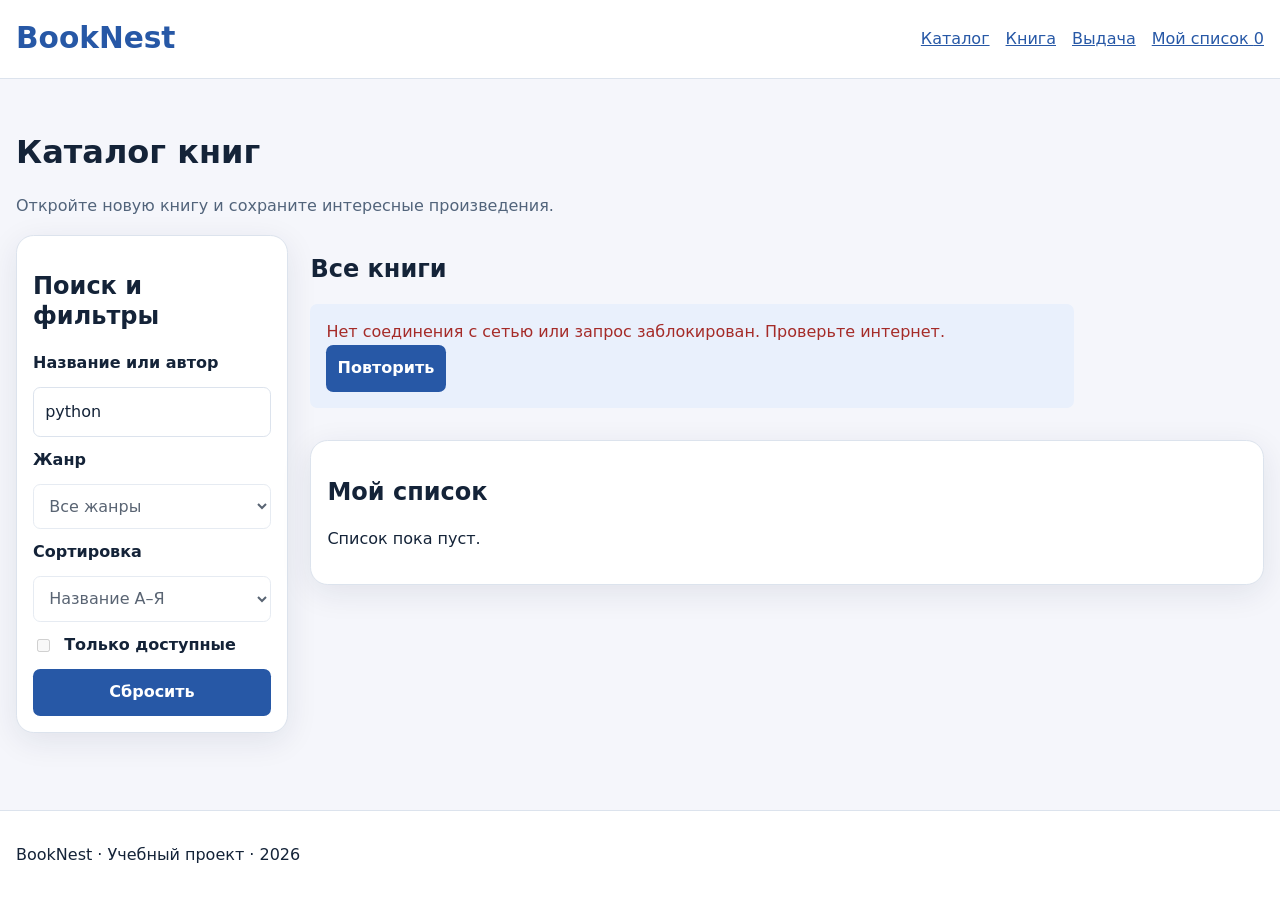
<file: index.html>
<!doctype html>
<html lang="ru"><head><meta charset="utf-8"><meta name="viewport" content="width=device-width, initial-scale=1"><title>BookNest — каталог книг</title><link rel="stylesheet" href="styles/tokens.css"><link rel="stylesheet" href="styles/base.css"><link rel="stylesheet" href="styles/layout.css"><link rel="stylesheet" href="styles/components.css"></head><body>
<header class="site-header"><a class="brand" href="index.html">BookNest</a><nav aria-label="Основная навигация"><a href="index.html" aria-current="page">Каталог</a><a href="book.html">Книга</a><a href="loan.html">Выдача</a><a href="#wishlist">Мой список <span id="wish-count">0</span></a></nav></header>
<main class="page"><h1>Каталог книг</h1><p class="intro">Откройте новую книгу и сохраните интересные произведения.</p>
<section class="catalog-layout" aria-label="Каталог и настройки"><aside class="filter-panel"><h2>Поиск и фильтры</h2><form id="filters" role="search"><label for="query">Название или автор</label><input id="query" name="query" type="search" placeholder="Например, Пушкин" minlength="2"><label for="genre">Жанр</label><select id="genre" name="genre"><option value="">Все жанры</option><option>Роман</option><option>Фантастика</option><option>Детектив</option><option>Научная литература</option><option>История</option></select><label for="sort">Сортировка</label><select id="sort" name="sort"><option value="title">Название А–Я</option><option value="year">Сначала новые</option><option value="rating">По рейтингу</option></select><label class="check"><input id="available" name="available" type="checkbox"> Только доступные</label><button type="reset" id="reset-filters">Сбросить</button></form></aside>
<section class="catalog-content" aria-label="Результаты"><h2>Все книги</h2><p id="count" aria-live="polite">6 книг</p><p id="status" role="status" aria-live="polite" hidden></p><section id="books" class="book-grid" aria-label="Карточки книг"></section><nav id="pager" class="pager" aria-label="Страницы каталога" hidden><button id="prev" type="button">Назад</button><span id="page-label">1</span><button id="next" type="button">Вперёд</button></nav><section id="wishlist" aria-label="Мой список"><h2>Мой список</h2><p id="wish-empty">Список пока пуст.</p><ul id="wish-items"></ul></section></section></section></main>
<footer class="site-footer"><p>BookNest · Учебный проект · <time datetime="2026">2026</time></p></footer><script type="module" src="api-main.js"></script></body></html>
</file>
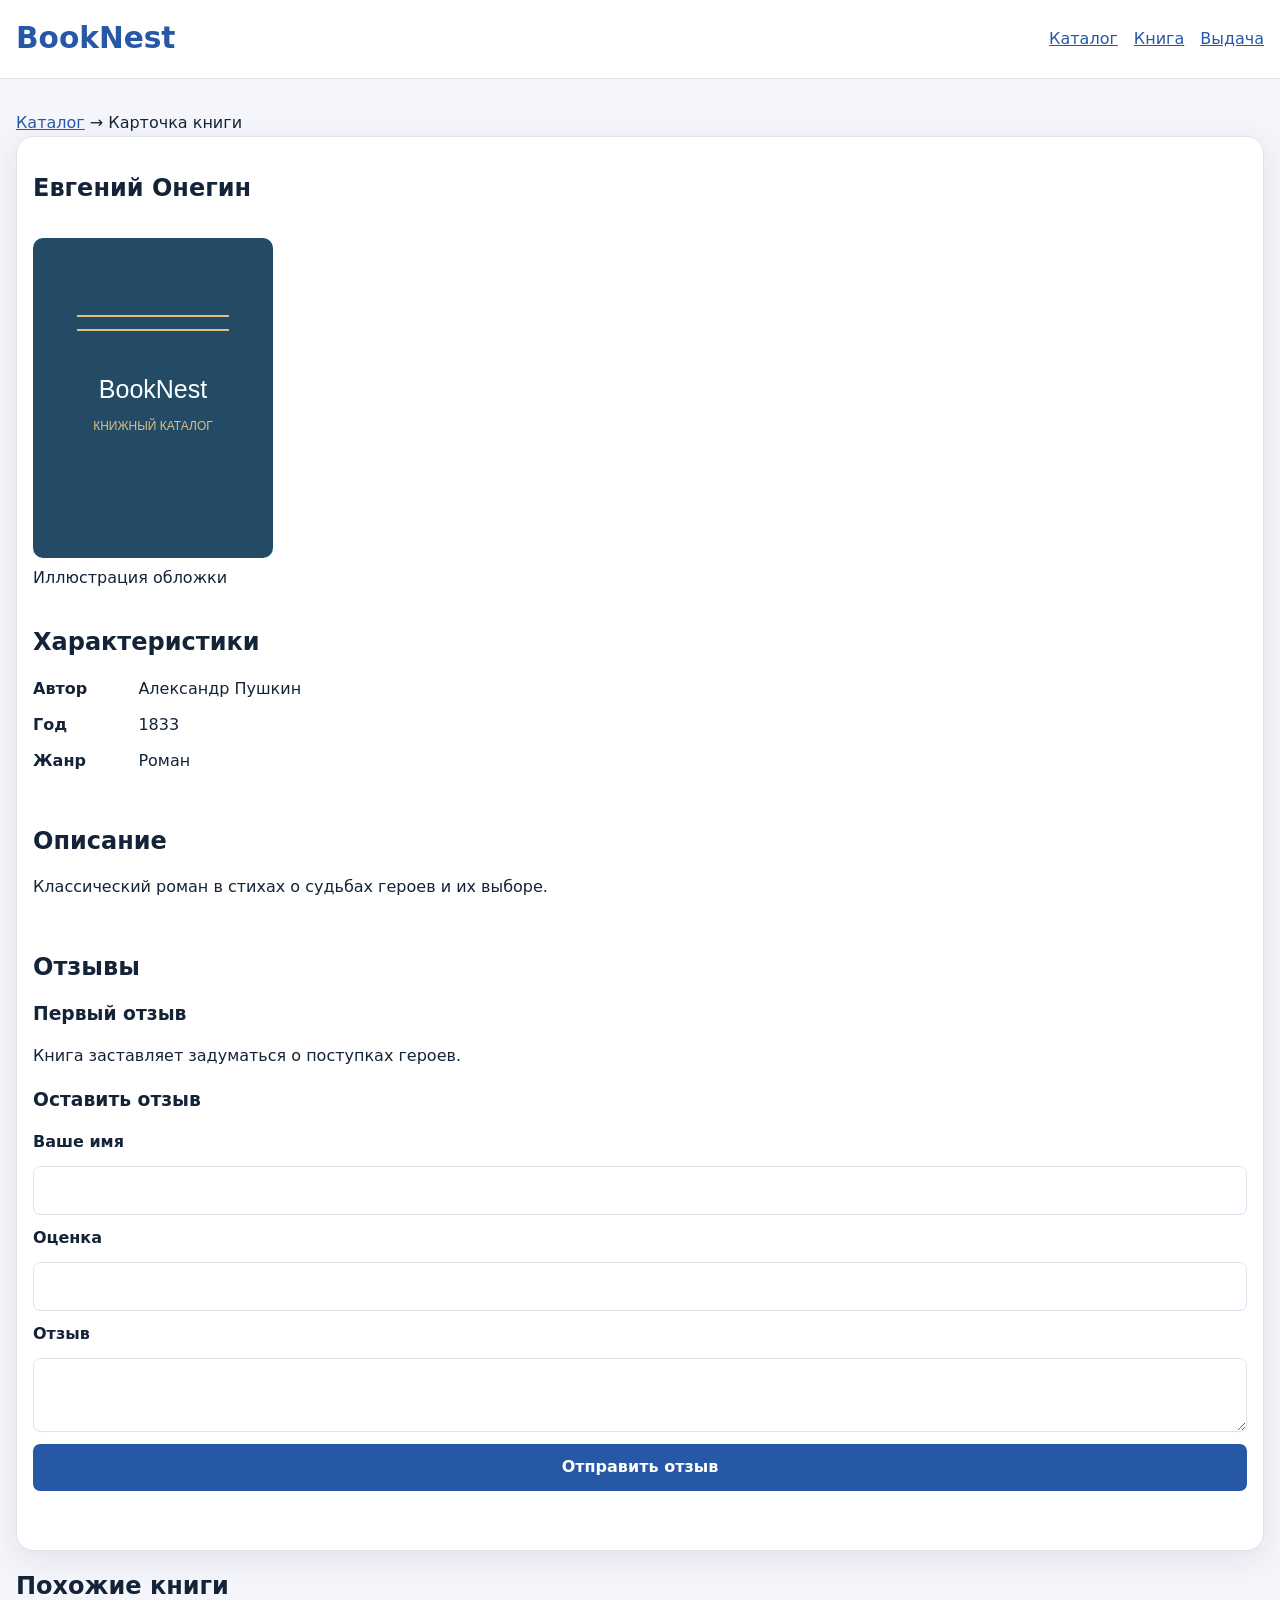
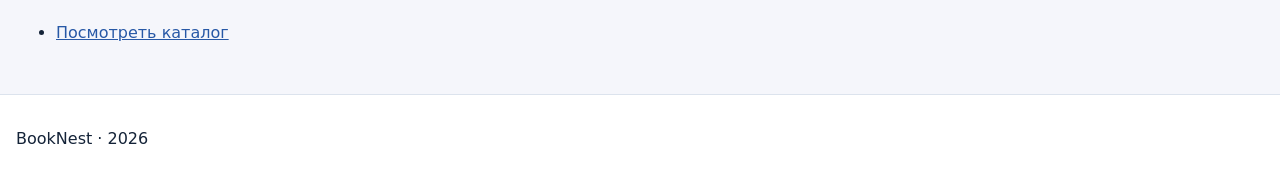
<file: book.html>
<!doctype html><html lang="ru"><head><meta charset="utf-8"><meta name="viewport" content="width=device-width, initial-scale=1"><title>BookNest — карточка книги</title><link rel="stylesheet" href="styles/tokens.css"><link rel="stylesheet" href="styles/base.css"><link rel="stylesheet" href="styles/layout.css"><link rel="stylesheet" href="styles/components.css"></head><body><header class="site-header"><a class="brand" href="index.html">BookNest</a><nav aria-label="Основная навигация"><a href="index.html">Каталог</a><a href="book.html" aria-current="page">Книга</a><a href="loan.html">Выдача</a></nav></header><main class="page"><nav aria-label="Хлебные крошки"><a href="index.html">Каталог</a> → <span>Карточка книги</span></nav><article class="book-detail"><h1 id="detail-title">Евгений Онегин</h1><figure><img id="detail-cover" src="assets/cover.svg" width="240" height="320" alt="Условная обложка книги"><figcaption id="detail-caption">Иллюстрация обложки</figcaption></figure><section aria-label="Характеристики"><h2>Характеристики</h2><dl><dt>Автор</dt><dd id="detail-author">Александр Пушкин</dd><dt>Год</dt><dd id="detail-year">1833</dd><dt>Жанр</dt><dd id="detail-genre">Роман</dd></dl></section><section><h2>Описание</h2><p id="detail-description">Классический роман в стихах о судьбах героев и их выборе.</p></section><section><h2>Отзывы</h2><article><h3>Первый отзыв</h3><p>Книга заставляет задуматься о поступках героев.</p></article><h3>Оставить отзыв</h3><form id="review-form"><label for="reviewer">Ваше имя</label><input id="reviewer" name="reviewer" type="text" required maxlength="60"><label for="review-rating">Оценка</label><input id="review-rating" name="rating" type="number" min="1" max="5" required><label for="review-message">Отзыв</label><textarea id="review-message" name="message" minlength="10" maxlength="500" required></textarea><button type="submit">Отправить отзыв</button><p id="review-info" role="status"></p></form></section></article><aside><h2>Похожие книги</h2><ul><li><a href="index.html">Посмотреть каталог</a></li></ul></aside></main><footer class="site-footer"><p>BookNest · <time datetime="2026">2026</time></p></footer><script type="module" src="forms.js"></script><script type="module" src="detail.js"></script></body></html>
</file>
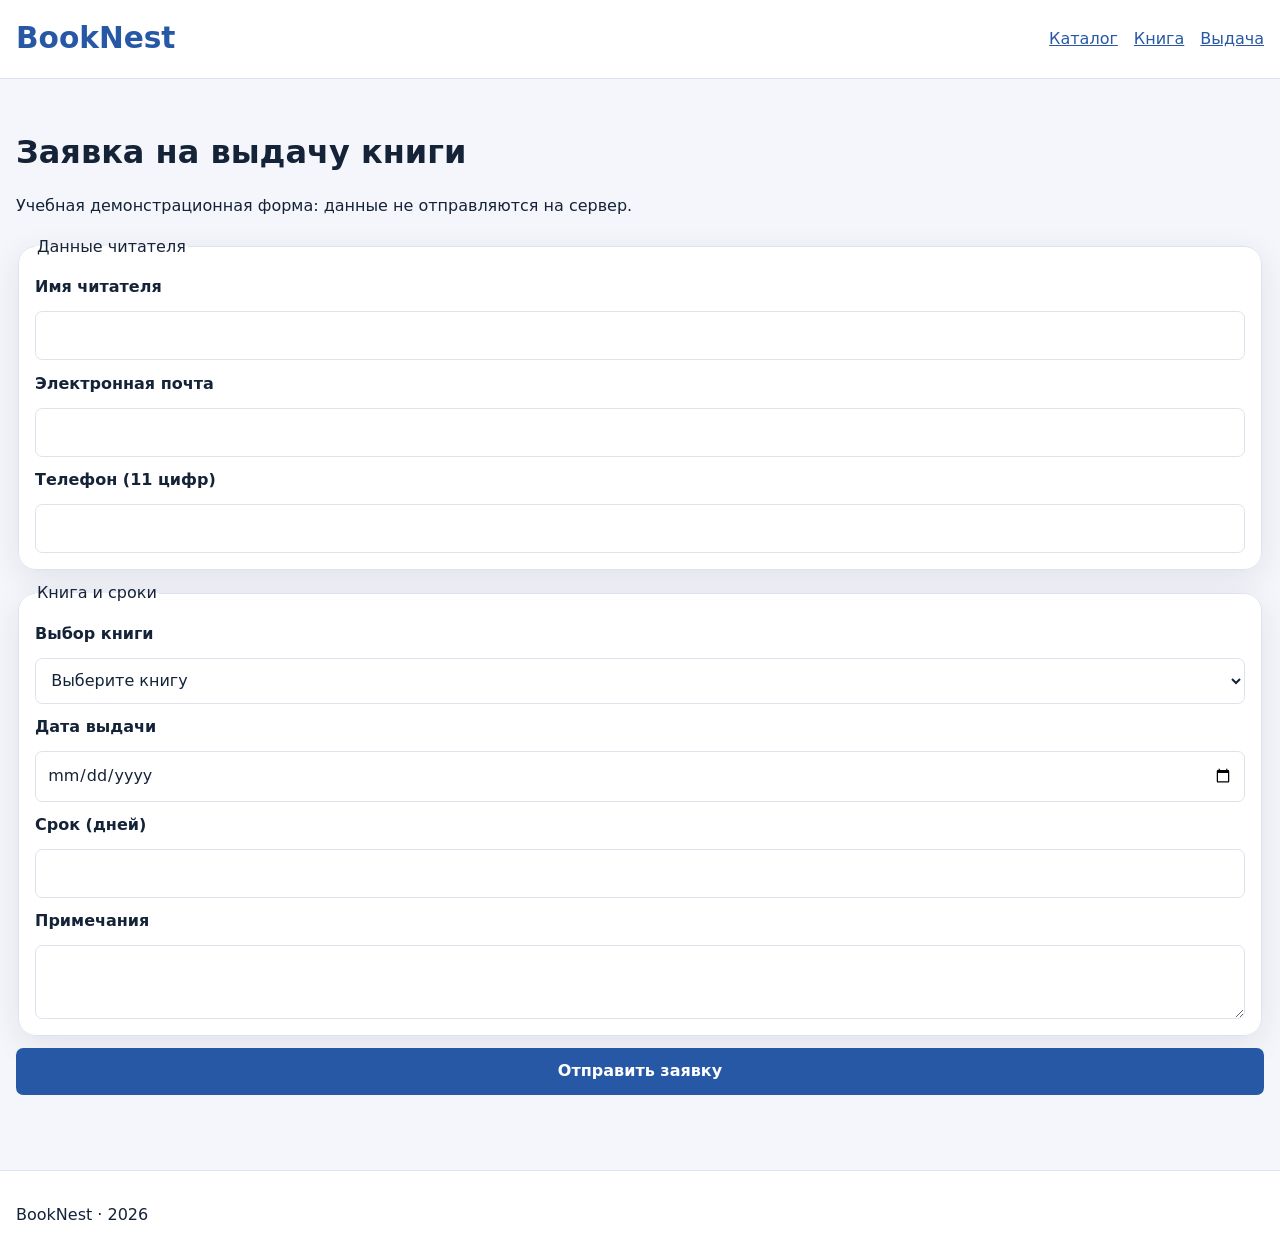
<file: loan.html>
<!doctype html><html lang="ru"><head><meta charset="utf-8"><meta name="viewport" content="width=device-width, initial-scale=1"><title>BookNest — выдача книги</title><link rel="stylesheet" href="styles/tokens.css"><link rel="stylesheet" href="styles/base.css"><link rel="stylesheet" href="styles/layout.css"><link rel="stylesheet" href="styles/components.css"></head><body><header class="site-header"><a class="brand" href="index.html">BookNest</a><nav aria-label="Основная навигация"><a href="index.html">Каталог</a><a href="book.html">Книга</a><a href="loan.html" aria-current="page">Выдача</a></nav></header><main class="page"><h1>Заявка на выдачу книги</h1><p>Учебная демонстрационная форма: данные не отправляются на сервер.</p><form id="loan-form"><fieldset><legend>Данные читателя</legend><label for="reader">Имя читателя</label><input id="reader" name="reader" type="text" required minlength="2" maxlength="80"><label for="mail">Электронная почта</label><input id="mail" name="email" type="email" required><label for="phone">Телефон (11 цифр)</label><input id="phone" name="phone" type="tel" pattern="[0-9]{11}" required title="Введите 11 цифр"></fieldset><fieldset><legend>Книга и сроки</legend><label for="bookname">Выбор книги</label><select id="bookname" name="book" required><option value="">Выберите книгу</option><option>Евгений Онегин</option><option>Война и мир</option><option>Мастер и Маргарита</option></select><label for="date">Дата выдачи</label><input id="date" name="date" type="date" required><label for="days">Срок (дней)</label><input id="days" name="days" type="number" min="1" max="30" required><label for="notes">Примечания</label><textarea id="notes" name="notes" maxlength="400"></textarea></fieldset><button type="submit">Отправить заявку</button><p id="loan-info" role="status"></p></form></main><footer class="site-footer"><p>BookNest · <time datetime="2026">2026</time></p></footer><script type="module" src="forms.js"></script></body></html>
</file>
<file: styles/tokens.css>
:root {color-scheme:light dark;--bg:#f5f6fb;--paper:#ffffff;--ink:#142338;--muted:#52647b;--brand:#2758a6;--brand-contrast:#fff;--line:#dce3ed;--soft:#e9f0fc;--danger:#a52b28;--space-1:.35rem;--space-2:.7rem;--space-3:1rem;--space-4:1.4rem;--space-5:2rem;--space-6:3rem;--radius-sm:.45rem;--radius-lg:1.1rem;--shadow:0 .5rem 2rem rgb(18 38 70 / .09);--font:system-ui,-apple-system,Segoe UI,sans-serif;--text-size:1rem;--max-page:80rem;--min-card:14rem;--border-width:1px;--focus-width:3px;--line-height:1.55;--transition:.2s ease;}
@media(prefers-color-scheme:dark){:root{--bg:#101723;--paper:#1b2534;--ink:#f1f5fc;--muted:#b1c2d6;--brand:#91b8ff;--brand-contrast:#102340;--line:#344356;--soft:#233551;--danger:#ffa7a0;--shadow:0 .5rem 2rem rgb(0 0 0 / .24);}}
</file>
<file: styles/base.css>
*,*::before,*::after{box-sizing:border-box}html{font-family:var(--font);background:var(--bg);color:var(--ink);line-height:var(--line-height)}body{margin:0;min-height:100vh;display:flex;flex-direction:column}main{flex:1}img{max-width:100%;height:auto}a{color:var(--brand)}button,input,select,textarea{font:inherit}button{cursor:pointer}button:disabled{cursor:not-allowed;opacity:.5}h1,h2,h3{line-height:1.25}p{max-width:75ch}input,select,textarea{max-width:100%}:focus-visible{outline:var(--focus-width) solid var(--brand);outline-offset:2px}*{scroll-margin-top:var(--space-3)}@media(prefers-reduced-motion:reduce){*,*::before,*::after{animation-duration:.01ms;transition-duration:.01ms;scroll-behavior:auto}}
</file>
<file: styles/layout.css>
.page{width:min(calc(100% - 2 * var(--space-3)),var(--max-page));margin:var(--space-5) auto}.site-header,.site-footer{padding:var(--space-3) max(var(--space-3),calc((100vw - var(--max-page))/2));background:var(--paper);border-bottom:var(--border-width) solid var(--line)}.site-header{display:flex;align-items:center;gap:var(--space-3);flex-wrap:wrap;justify-content:space-between}.site-header nav{display:flex;flex-wrap:wrap;gap:var(--space-3)}.site-footer{border-top:var(--border-width) solid var(--line);border-bottom:0}.catalog-layout{display:grid;gap:var(--space-4);align-items:start}.book-grid{display:grid;grid-template-columns:repeat(auto-fit,minmax(min(100%,var(--min-card)),1fr));gap:var(--space-3)}.catalog-content{min-width:0}.pager{display:flex;justify-content:center;align-items:center;gap:var(--space-3);padding:var(--space-3)}@media(min-width:60rem){.catalog-layout{grid-template-columns:minmax(12rem,17rem) minmax(0,1fr)}}
</file>
<file: styles/components.css>
.brand{font-size:clamp(1.3rem,3vw,1.85rem);font-weight:800;text-decoration:none}.intro{color:var(--muted)}.filter-panel,.book-card,.book-detail,fieldset,#wishlist{background:var(--paper);border:var(--border-width) solid var(--line);border-radius:var(--radius-lg);padding:var(--space-3);box-shadow:var(--shadow)}.book-card{display:flex;flex-direction:column;gap:var(--space-2)}.book-card figure{margin:0;display:grid;place-items:center;background:var(--soft);border-radius:var(--radius-sm);padding:var(--space-3)}.book-card img{height:9rem;width:auto}.book-card h3,.book-card p{margin:0}.book-card button{margin-top:auto}form{display:grid;gap:var(--space-2)}label{font-weight:600}input,select,textarea,button{border:var(--border-width) solid var(--line);border-radius:var(--radius-sm);background:var(--paper);color:var(--ink);padding:var(--space-2)}button{background:var(--brand);color:var(--brand-contrast);border:0;font-weight:700;transition:opacity var(--transition)}button:hover:not(:disabled){opacity:.85}.check{display:flex;align-items:center;gap:var(--space-2)}.check input{accent-color:var(--brand)}.book-detail{display:grid;gap:var(--space-3)}.book-detail figure{margin:0}.book-detail dl{display:grid;grid-template-columns:max-content 1fr;gap:var(--space-2)}.book-detail dt{font-weight:700}.book-detail section{min-width:0}fieldset{display:grid;gap:var(--space-2);min-width:0}#wishlist{margin-top:var(--space-5)}#status[data-kind="error"]{color:var(--danger)}#status{padding:var(--space-3);border-radius:var(--radius-sm);background:var(--soft)}[hidden]{display:none}
</file>
